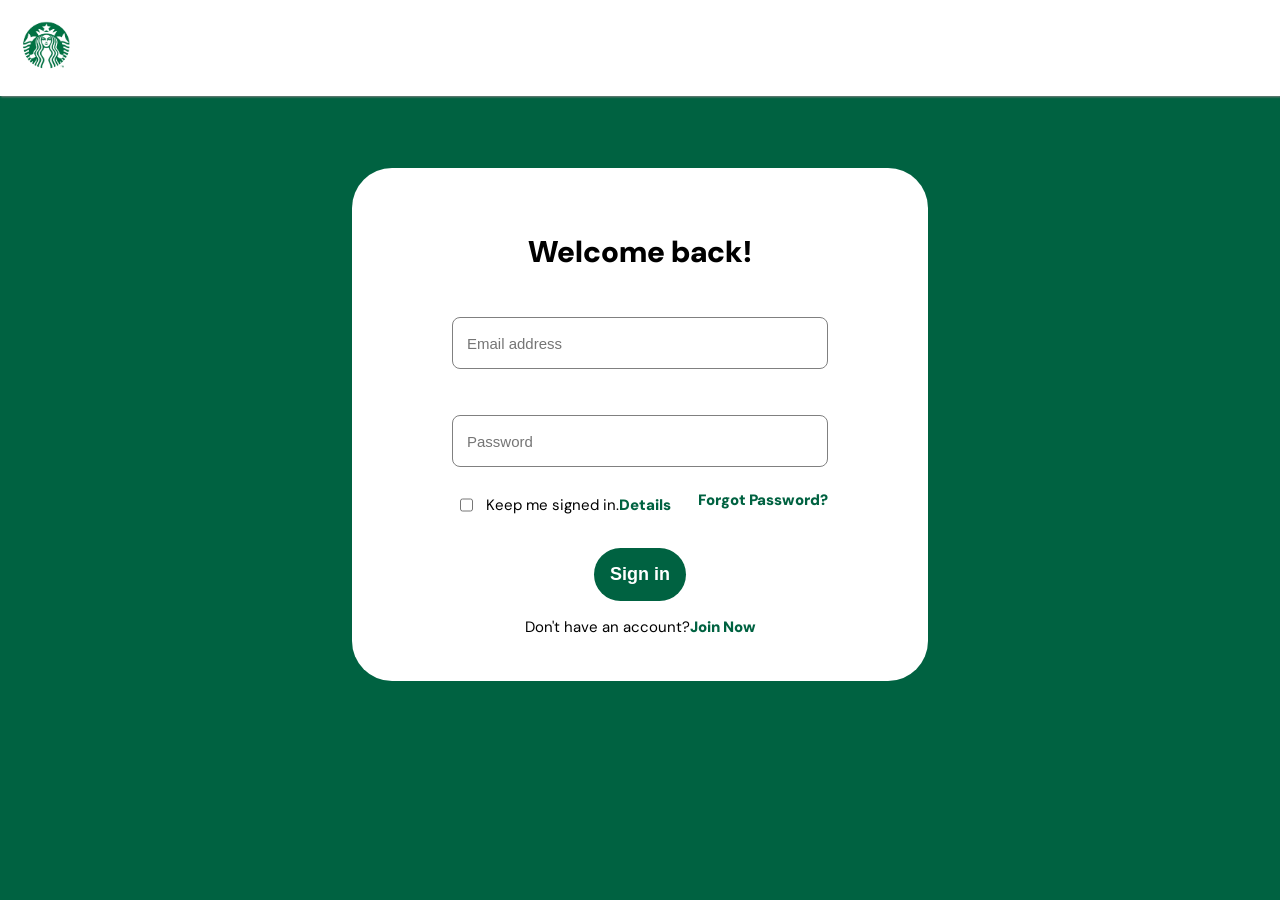
<file: Sign-in.html>
<!DOCTYPE html>
<html lang="en">
<head>
    <meta charset="UTF-8">
    <meta name="viewport" content="width=device-width, initial-scale=1.0">
    <title>Sign into Starbucks Rewards Account</title>
    <link rel="stylesheet" href="./Sign-in.css">

    <!-- Font -->
    <link rel="preconnect" href="https://fonts.googleapis.com">
    <link rel="preconnect" href="https://fonts.gstatic.com" crossorigin>
    <link href="https://fonts.googleapis.com/css2?family=DM+Sans:ital,opsz,wght@0,9..40,100..1000;1,9..40,100..1000&display=swap" rel="stylesheet">

</head>
<body>
    <header>
        <div class="topnav">
            
                <a href="./Index.html"><img src="./Source/Logo.png" alt="" href="./index.html"></a>
            
        </div>
    </header>
    <main>
        <div class="signin">
            <h1>Welcome back!</h1>
            <div class="input">
                <input type="Email" placeholder="Email address" id="email">
                <input type="password" placeholder="Password" id="pass">
            </div>
            <div class="remember">
                <input type="checkbox"><label>Keep me signed in.<a href="#">Details</a></label>
                <a href="#">Forgot Password?</a>
            </div>
            <button>Sign in</button>
            <p>Don't have an account?<a href="./Joinnow.html">Join Now</a></p>
        </div>
    </main>
</body>
</html>
</file>
<file: Sign-in.css>
*{
    margin: 0;
    padding: 0;
    box-sizing: border-box;
}
body{
    width: 100%;
    overflow-x: hidden;
    background-color:  #006241;
    font-family: "DM Sans", sans-serif;
}

.topnav{
    display: flex;
    align-items: center;
    justify-content: space-between;
    padding: 13px;
    background-color: white;
    box-shadow: 1px 1px 2px grey;
}

.topnav>a>img{
    width: 65px;
}

.signin{
    width:45%;
    background-color: white;
    border-radius: 40px;
    margin: 8vh auto;
    padding: 44px 100px;
    font-size: 16px;
    display: flex;
    flex-direction: column;
    justify-content: space-evenly;
}
.signin>h1{
    font-size: 30px;
    font-family: "DM Sans", sans-serif;
    font-optical-sizing: auto;
    font-weight: 1000;
    font-style: normal;
    text-align: center;
    margin: 20px;
    margin-bottom: 23px;
    flex-wrap: nowrap;
}
.input{
    display: flex;
    flex-direction: column;
    justify-content: center;
    align-items: center;
}
.input>input{
    display: block;
    height: 52px;
    width: 100%;
    margin: 23px 0;
    border-radius: 8px;
    padding-left: 14px;
    font-size: 15px;
    border: 1px solid grey;
}
.remember{
    display: flex;
    justify-content: space-between;
    font-size: 18px;
    /* font-weight: bold; */
}
.remember>a{
    font-size: 15px;
    display:block;
    color: #006241;
    text-decoration: none;
    font-weight: 1000;
    margin-left: auto;
}
.remember input{
    display: inline-block;
    margin: 8px;
}
.signin button{
    font-size: 18px;
    font-weight: 600;
    border: none;
    cursor: pointer;
    background-color: #006241;
    border-radius: 50px;
    color: white;
    padding: 16px;
    display: block;
    margin: 28px auto 16px;
}
.signin a{
    color: #006241;
    text-decoration: none;
    font-weight: 1000;
}
.signin p{
    font-size: 15px;
    text-align: center;
}
.signin label{
    font-size: 15px;
    margin: 5px;
}

@media(max-width:575.99px){
    body{
        background: white;
    }
    .signin{
        width: 90%;
        padding: 0 10px;
        margin: 0 auto;
    }
    .top-nav{
        justify-content: center;
        margin: auto;
    }
    .top-nav img{
        height: 100px;
        width: auto;
    }
    .signin>button{
        margin-top: 100px;
    }
}
@media (min-width:576px) and (max-width:767.99px){
    body{
        background: white;
    }
    .signin{
        width: 90%;
        padding: 0 80px;
        padding-bottom: 20px;
        margin: 0 auto;
    }
    .signin>button{
        margin-top: 100px;
    }
    .top-nav{
        height: auto;
        justify-content: center;
        margin: auto;
    }
    .top-nav img{
        height: 80px;
        width: auto;
    }
}
@media (min-width:768px) and (max-width:1024.99px){
    body{
        background: white;
    }
    .signin{
        width: 90%;
        padding: 0 130px;
        padding-bottom: 20px;
        margin: 0 auto;
    }
    .signin>button{
        margin-top: 150px;
    }
    .top-nav{
        height: auto;
        justify-content: center;
        margin: auto;
    }
    .top-nav img{
        height: 80px;
        width: auto;
    }
}

@media(min-width:1025px)and (max-width:1199.98px){
    .signin{
        width: 70%;
        margin: 70px auto;
    }
}
</file>
